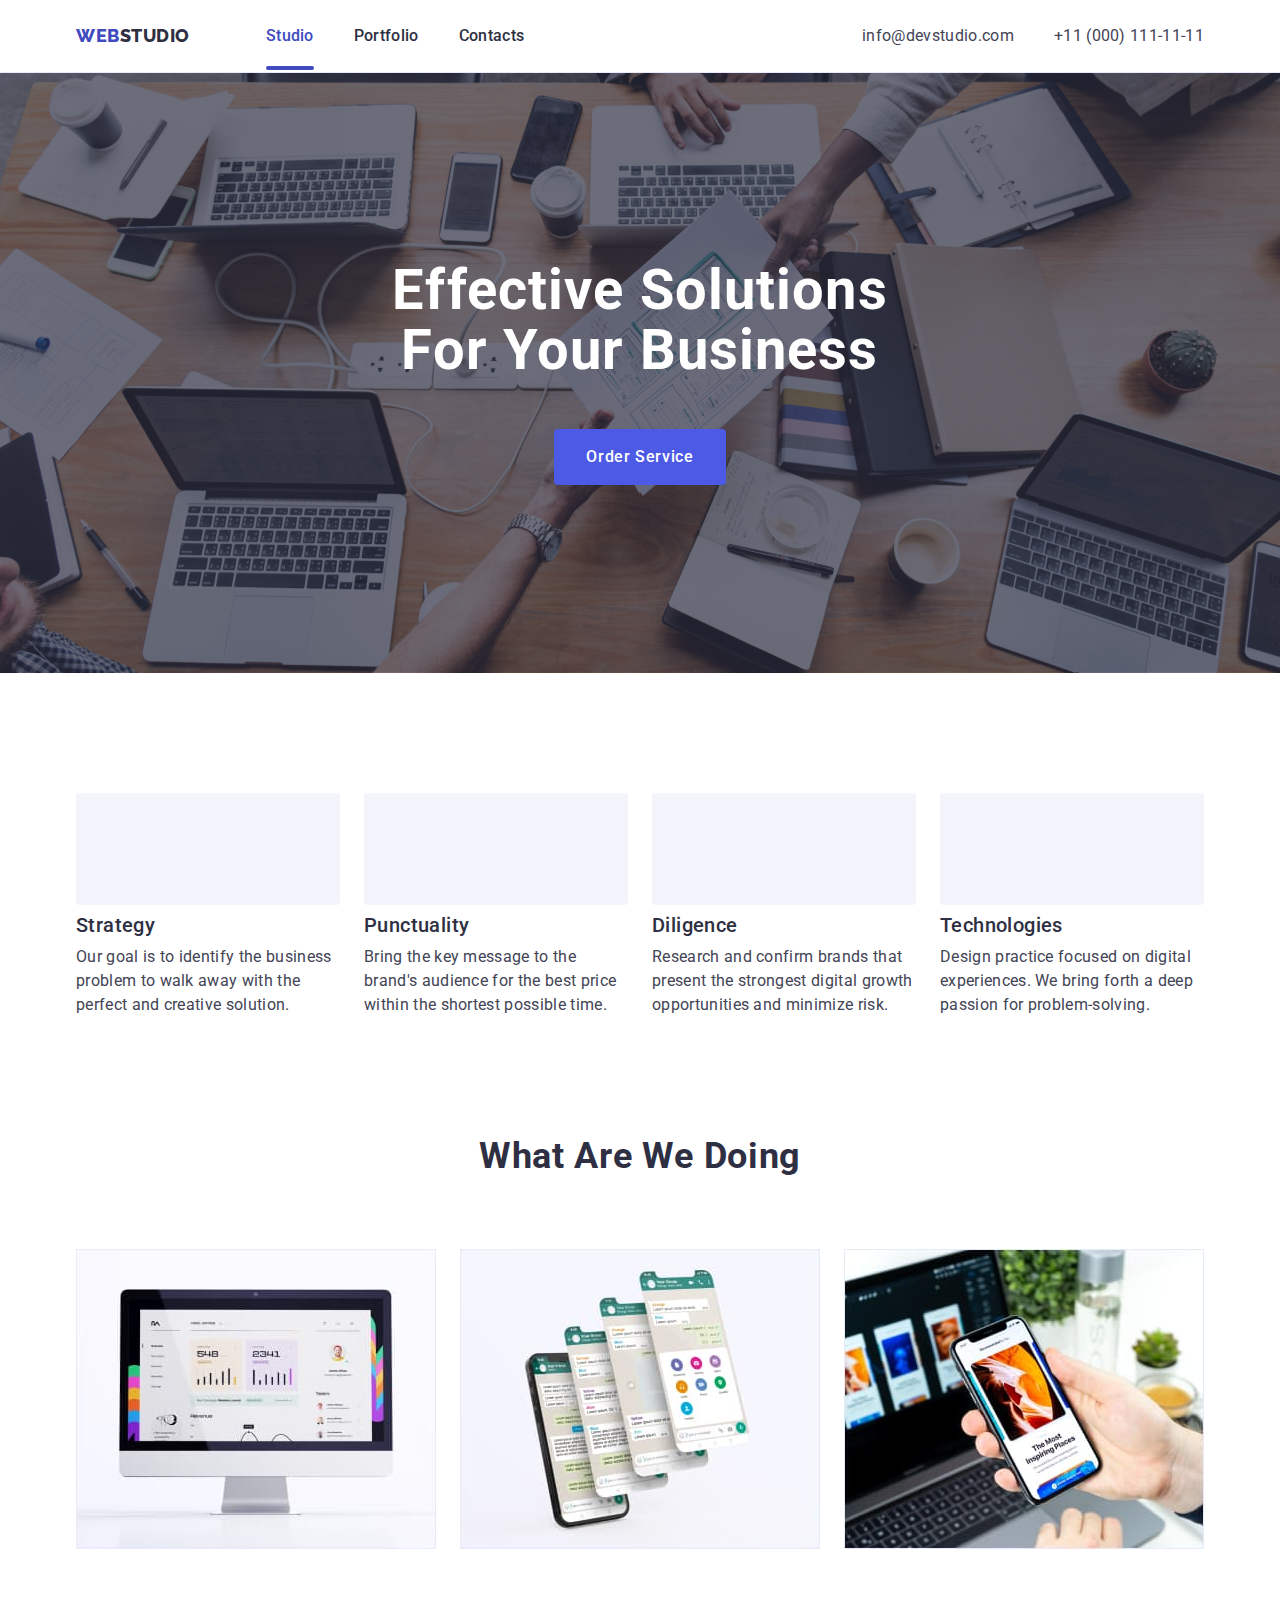
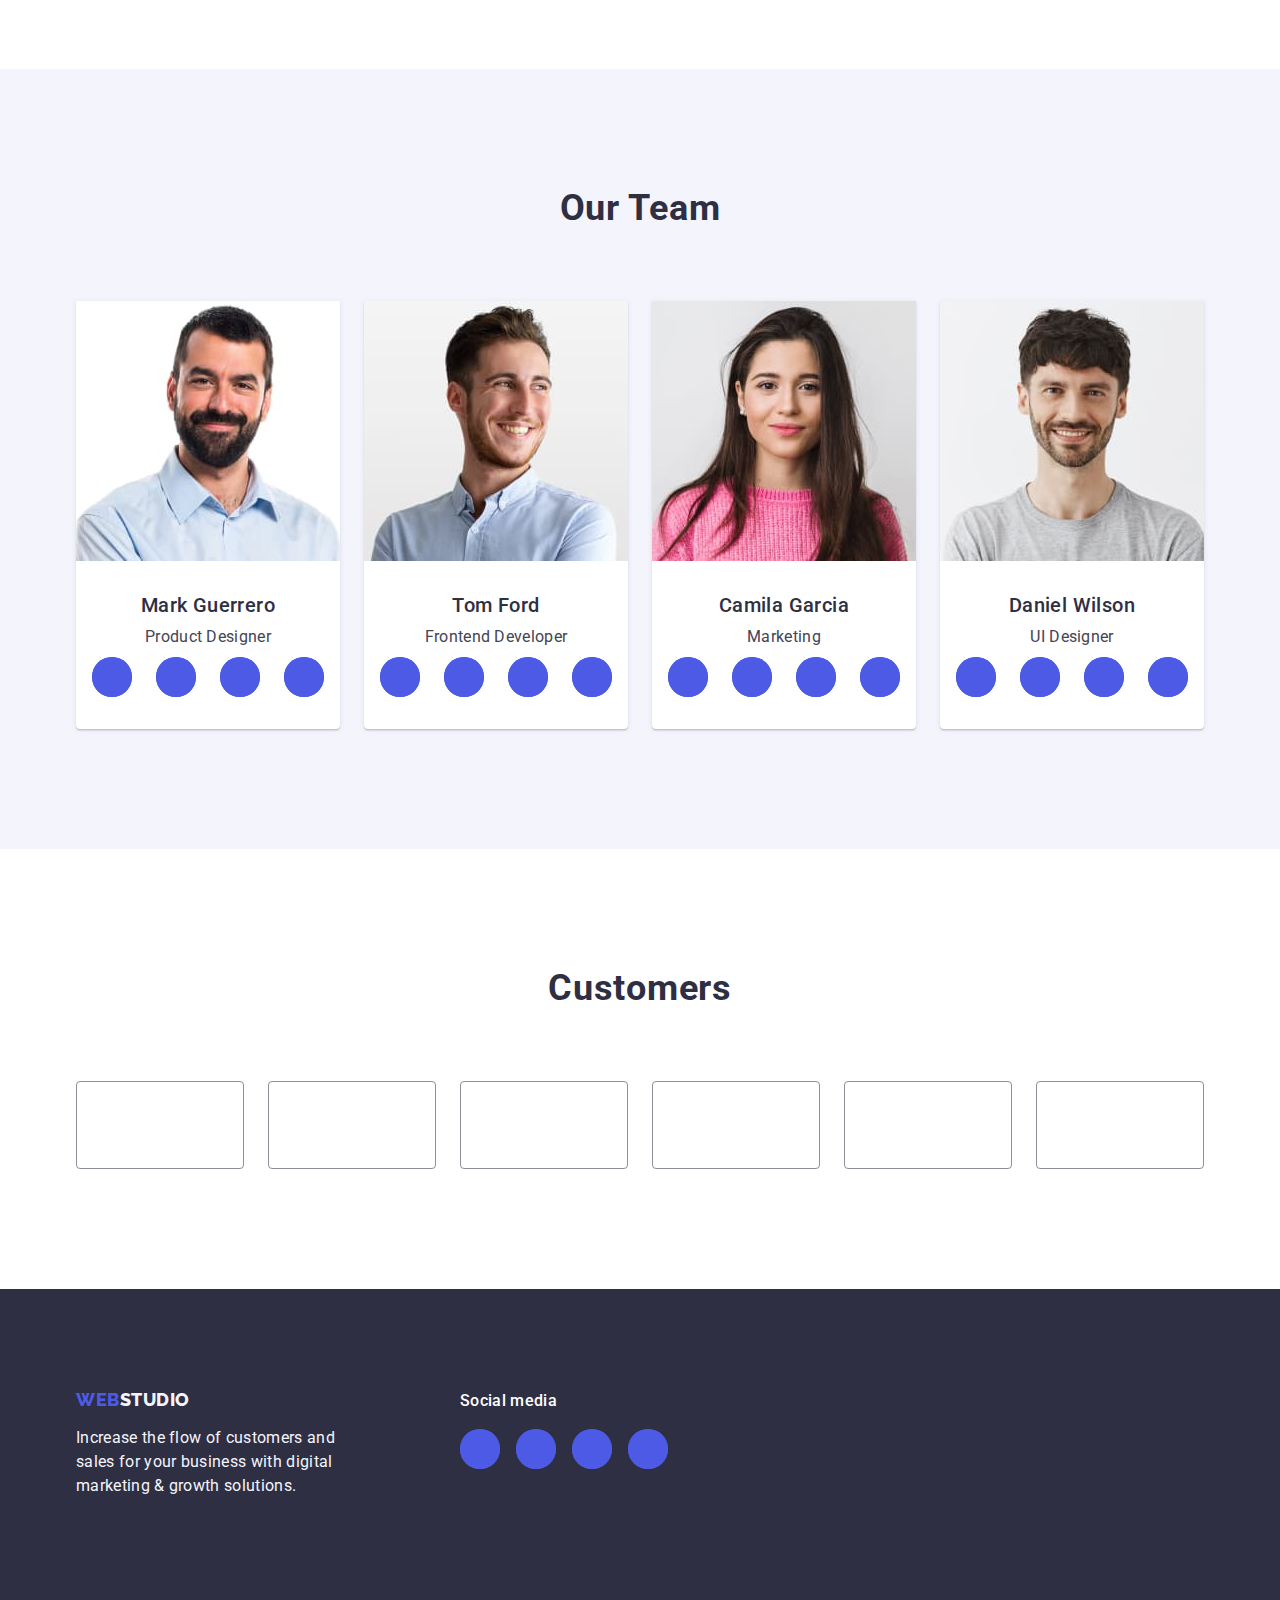
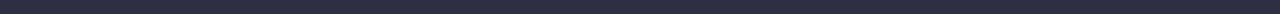
<file: index.html>
<!DOCTYPE html>
<html lang="en">
<head>
    <meta charset="UTF-8">
    <meta http-equiv="X-UA-Compatible" content="IE=edge">
    <meta name="viewport" content="width=device-width, initial-scale=1.0">
    <title>Document</title>
    <link rel="stylesheet"
      href="https://cdnjs.cloudflare.com/ajax/libs/modern-normalize/2.0.0/modern-normalize.min.css">
    <link rel="preconnect" href="https://fonts.googleapis.com" />
<link rel="preconnect" href="https://fonts.gstatic.com" crossorigin />
<link href="https://fonts.googleapis.com/css2?family=Raleway:wght@800&family=Roboto:wght@400;500;700;900&display=swap" rel="stylesheet"> 
<link rel="stylesheet" href="./css/styles.css"/>
</head>
<body>
    <header class="header">
        <div class="container">
        <nav class="nav">
            <a class="link-logo link" href="./index.html">Web<span class="accent">Studio</span></a>
            <ul class="list list-nav">
                <li><a class="list-nav-h link current" href="./index.html">Studio</a></li>
                <li><a class="list-nav-h link" href="./portfolio.html">Portfolio</a></li>
                <li><a class="list-nav-h link" href="">Contacts</a></li>
            </ul>
        </nav>
        <address class="navigation">
            <ul class="list list-navigation">
                <li><a class="list-mail-tel link" href="mailto:info@devstudio.com">info@devstudio.com</a></li>   
                <li><a class="list-mail-tel link" href="tel:+110001111111">+11 (000) 111-11-11</a></li>
            </ul>
        </address>
        </div>
    </header>
    <main class="main">
        <section class="hero-section">
         <div class="container hero-conteiner">
            <h1 class="hero-title">Effective Solutions for Your Business</h1>
            <button class="hero-button" type="button" data-modal-open>Order Service</button>
         </div>
        </section>
        <section class="advan-section">
         <div class="container container-advan">
            <h2 class="visually-hidden">Our advantages</h2>
            <ul class="list advan-list">
                <li class="advan-list__item">
                    <div class="icon-advan">
                        <svg class="icon" width="64" height="64">
                            <use href="./images/icons.svg#icon-antenna"></use>
                         </svg> 
                    </div>
                        <h3 class="advantages">Strategy</h3>
                        <p class="advantages-title">
                            Our goal is to identify the business problem to walk away with the perfect and creative solution. 
                        </p>
                </li>
                <li class="advan-list__item">
                    <div class="icon-advan">
                        <svg class="icon" width="64" height="64">
                          <use href="./images/icons.svg#icon-clock"></use>
                        </svg> 
                    </div>
                    <h3 class="advantages">Punctuality</h3>
                    <p class="advantages-title">
                        Bring the key message to the brand's audience for the best price within the shortest possible time.
                    </p>
                </li>
                <li class="advan-list__item">
                    <div class="icon-advan"> 
                       <svg class="icon" width="64" height="64">
                         <use href="./images/icons.svg#icon-diagram"></use>
                       </svg> 
                    </div>
                    <h3 class="advantages">Diligence</h3>
                        <p class="advantages-title">
                            Research and confirm brands that present the strongest digital growth opportunities and minimize risk.
                        </p>
                </li>
                <li class="advan-list__item">
                    <div class="icon-advan"> 
                       <svg class="icon" width="64" height="64">
                         <use href="./images/icons.svg#icon-astronaut"></use>
                       </svg> 
                    </div>
                    <h3 class="advantages">Technologies</h3>
                    <p class="advantages-title">
                        Design practice focused on digital experiences. We bring forth a deep passion for problem-solving.
                    </p>
                </li>
            </ul>
         </div>
        </section>
        <section class="doing-section">
         <div class="container ">
            <h2 class="doing">What are we doing</h2>
            <ul class="list list-doing">
                <li class="doing-foto">
                    <img src="./images/display.jpg" alt="Analytics" width="360" height="300" >
                </li>
                <li class="doing-foto">
                    <img src="./images/mobl.jpg" alt="Diligence" width="360" height="300" >
                </li>
                <li class="doing-foto">
                    <img src="./images/rectangle.jpg" alt="Дизайн" width="360" height="300" >
                </li>
            </ul>
         </div>
        </section>
        <section class="team-section">
         <div class="container container-team">
            <h2 class="team">Our Team</h2>
            <ul class="list team-list">
                <li class="team-foto">
                        <img src="./images/mark.jpg" alt="Mark Guerrero" width="264" height="260">
                    <div class="title-card">
                        <h3 class="team-name">Mark Guerrero</h3>
                        <p class="team-job">
                            Product Designer
                        </p>
                            <ul class="list soc-media-grup">
                                <li class="icons-soc-media">
                                    <a class="link link-team-soc" href="http://instagram.com/" 
                                    target="_blank" 
                                    rel="noopener noreferrer" 
                                    aria-label="instagram icon">
                                    <svg class="soc_media-icons" width="16" height="16"> 
                                      <use href="./images/icons.svg#icon-instagram"></use>
                                    </svg>
                                    </a>
                                </li>
                                <li class="icons-soc-media">
                                    <a class="link link-team-soc" href="http://twitter.com/" 
                                    target="_blank" 
                                    rel="noopener noreferrer" 
                                    aria-label="twitter icon">
                                     <svg class="soc_media-icons" width="16" height="16">
                                        <use href="./images/icons.svg#icon-twitter"></use>
                                     </svg>
                                    </a>
                                 </li>
                                 <li class="icons-soc-media">
                                    <a class="link link-team-soc" href="http://facebook.com/" 
                                    target="_blank" 
                                    rel="noopener noreferrer" 
                                    aria-label="facebook icon">
                                     <svg class="soc_media-icons" width="16" height="16">
                                        <use href="./images/icons.svg#icon-facebook"></use>
                                     </svg>
                                    </a>
                                 </li>
                                 <li class="icons-soc-media">
                                    <a class="link link-team-soc" href="http://linkedin.com/" 
                                    target="_blank" 
                                    rel="noopener noreferrer" 
                                    aria-label="linkedin icon">
                                     <svg class="soc_media-icons" width="16" height="16">
                                        <use href="./images/icons.svg#icon-linkd"></use>
                                     </svg>
                                    </a>
                                 </li>
                            </ul>
                    </div>
                </li>
                <li class="team-foto">
                        <img src="./images/tom.jpg" alt="Tom Ford" width="264" height="260">
                    <div class="title-card">
                        <h3 class="team-name">Tom Ford</h3>
                        <p class="team-job">
                            Frontend Developer
                        </p>
                            <ul class="list soc-media-grup">
                                <li class="icons-soc-media">
                                    <a class="link link-team-soc" href="http://instagram.com/" 
                                    target="_blank" 
                                    rel="noopener noreferrer" 
                                    aria-label="instagram icon">
                                    <svg class="soc_media-icons" width="16" height="16"> 
                                      <use href="./images/icons.svg#icon-instagram"></use>
                                    </svg>
                                    </a>
                                </li>
                                <li class="icons-soc-media">
                                    <a class="link link-team-soc" href="http://twitter.com/" 
                                    target="_blank" 
                                    rel="noopener noreferrer" 
                                    aria-label="twitter icon">
                                     <svg class="soc_media-icons" width="16" height="16">
                                        <use href="./images/icons.svg#icon-twitter"></use>
                                     </svg>
                                    </a>
                                 </li>
                                 <li class="icons-soc-media">
                                    <a class="link link-team-soc" href="http://facebook.com/" 
                                    target="_blank" 
                                    rel="noopener noreferrer" 
                                    aria-label="facebook icon">
                                     <svg class="soc_media-icons" width="16" height="16">
                                        <use href="./images/icons.svg#icon-facebook"></use>
                                     </svg>
                                    </a>
                                 </li>
                                 <li class="icons-soc-media">
                                    <a class="link link-team-soc" href="http://linkedin.com/" 
                                    target="_blank" 
                                    rel="noopener noreferrer" 
                                    aria-label="linkedin icon">
                                     <svg class="soc_media-icons" width="16" height="16">
                                        <use href="./images/icons.svg#icon-linkd"></use>
                                     </svg>
                                    </a>
                                 </li>
                            </ul>
                    </div>
                </li>
                <li class="team-foto">
                        <img src="./images/camila.jpg" alt="Camila Garcia" width="264" height="260">
                   <div class="title-card">
                        <h3 class="team-name">Camila Garcia</h3>
                        <p class="team-job">
                            Marketing
                        </p>
                            <ul class="list soc-media-grup">
                                <li class="icons-soc-media">
                                    <a class="link link-team-soc" href="http://instagram.com/" 
                                    target="_blank" 
                                    rel="noopener noreferrer" 
                                    aria-label="instagram icon">
                                    <svg class="soc_media-icons" width="16" height="16"> 
                                      <use href="./images/icons.svg#icon-instagram"></use>
                                    </svg>
                                    </a>
                                </li>
                                <li class="icons-soc-media">
                                    <a class="link link-team-soc" href="http://twitter.com/" 
                                    target="_blank" 
                                    rel="noopener noreferrer" 
                                    aria-label="twitter icon">
                                     <svg class="soc_media-icons" width="16" height="16">
                                        <use href="./images/icons.svg#icon-twitter"></use>
                                     </svg>
                                    </a>
                                 </li>
                                 <li class="icons-soc-media">
                                    <a class="link link-team-soc" href="http://facebook.com/" 
                                    target="_blank" 
                                    rel="noopener noreferrer" 
                                    aria-label="facebook icon">
                                     <svg class="soc_media-icons" width="16" height="16">
                                        <use href="./images/icons.svg#icon-facebook"></use>
                                     </svg>
                                    </a>
                                 </li>
                                 <li class="icons-soc-media">
                                    <a class="link link-team-soc" href="http://linkedin.com/" 
                                    target="_blank" 
                                    rel="noopener noreferrer" 
                                    aria-label="linkedin icon">
                                     <svg class="soc_media-icons" width="16" height="16">
                                        <use href="./images/icons.svg#icon-linkd"></use>
                                     </svg>
                                    </a>
                                 </li>
                            </ul>
                    </div>
                </li>
                <li class="team-foto">
                            <img src="./images/daniel.jpg" alt="Daniel Wilson" width="264" height="260">
                     <div class="title-card">
                         <h3 class="team-name">Daniel Wilson</h3>
                         <p class="team-job">
                            UI Designer
                         </p>
                            <ul class="list soc-media-grup">
                                <li class="icons-soc-media">
                                    <a class="link link-team-soc" href="http://instagram.com/" 
                                    target="_blank" 
                                    rel="noopener noreferrer" 
                                    aria-label="instagram icon">
                                    <svg class="soc_media-icons" width="16" height="16"> 
                                      <use href="./images/icons.svg#icon-instagram"></use>
                                    </svg>
                                    </a>
                                </li>
                                <li class="icons-soc-media">
                                    <a class="link link-team-soc" href="http://twitter.com/" 
                                    target="_blank" 
                                    rel="noopener noreferrer" 
                                    aria-label="twitter icon">
                                     <svg class="soc_media-icons" width="16" height="16">
                                        <use href="./images/icons.svg#icon-twitter"></use>
                                     </svg>
                                    </a>
                                 </li>
                                 <li class="icons-soc-media">
                                    <a class="link link-team-soc" href="http://facebook.com/" 
                                    target="_blank" 
                                    rel="noopener noreferrer" 
                                    aria-label="facebook icon">
                                     <svg class="soc_media-icons" width="16" height="16">
                                        <use href="./images/icons.svg#icon-facebook"></use>
                                     </svg>
                                    </a>
                                 </li>
                                 <li class="icons-soc-media">
                                    <a class="link link-team-soc" href="http://linkedin.com/" 
                                    target="_blank" 
                                    rel="noopener noreferrer" 
                                    aria-label="linkedin icon">
                                     <svg class="soc_media-icons" width="16" height="16">
                                        <use href="./images/icons.svg#icon-linkd"></use>
                                     </svg>
                                    </a>
                                 </li>
                            </ul>
                    </div>
                </li>
            </ul>
         </div>
        </section>
        <section class="customers-section">
            <div class="container">
               <h2 class="customers">Customers</h2>
               <ul class="list customers-list">
                   <li class="customers-list-client">
                        <a class="link link-client" href="#" 
                                    target="_blank" 
                                    rel="noopener noreferrer" 
                                    aria-label="icon-client">
                        <svg class="icon-client" width="104" height="56">
                            <use href="./images/icons.svg#icon-Logo1"></use>
                        </svg>
                        </a>
                   </li>
                   <li class="customers-list-client">
                        <a class="link link-client" href="#" 
                                    target="_blank" 
                                    rel="noopener noreferrer" 
                                    aria-label="icon-client">
                        <svg class="icon-client" width="104" height="56">
                            <use href="./images/icons.svg#icon-Logo2"></use>
                        </svg>
                        </a>
                   </li>
                   <li class="customers-list-client">
                        <a class="link link-client" href="#" 
                                    target="_blank" 
                                    rel="noopener noreferrer" 
                                    aria-label="icon-client">
                        <svg class="icon-client" width="104" height="56">
                            <use href="./images/icons.svg#icon-Logo3"></use>
                        </svg>
                        </a>
                   </li>
                   <li class="customers-list-client">
                    <a class="link link-client" href="#" 
                                    target="_blank" 
                                    rel="noopener noreferrer" 
                                    aria-label="icon-client">
                        <svg class="icon-client" width="104" height="56">
                            <use href="./images/icons.svg#icon-Logo4"></use>
                        </svg>
                    </a>
                   </li>
                   <li class="customers-list-client">
                        <a class="link link-client" href="#" 
                                    target="_blank" 
                                    rel="noopener noreferrer" 
                                    aria-label="icon-client">
                        <svg class="icon-client" width="104" height="56">
                            <use href="./images/icons.svg#icon-Logo5"></use>
                        </svg>
                        </a>
                   </li>
                   <li class="customers-list-client">
                        <a class="link link-client" href="#" 
                                    target="_blank" 
                                    rel="noopener noreferrer" 
                                    aria-label="icon-client">
                        <svg class="icon-client" width="104" height="56">
                            <use href="./images/icons.svg#icon-Logo6"></use>
                        </svg>
                        </a>
                   </li>
               </ul>
            </div>
        </section>
    </main>
    <footer class="footer">
        <div class="container footer-cont">
            <div class="footer-cont-logo">
                <a class="link-logo-f link" href="./index.html">Web<span class="accent-footer">Studio</span></a>        
                <p class="footer-p"> Increase the flow of customers and sales for your business with digital marketing & growth solutions.</p>
            </div>
              <div class="footer-cont-social_media">
                  <p class="footer-title">Social media</p>
                   <ul class="list soc-media-footer">
                     <li class="icons-soc-media">
                        <a class="link link-footer-soc" href="http://instagram.com/" 
                        target="_blank" 
                        rel="noopener noreferrer" 
                        aria-label="instagram icon">
                        <svg class="soc_media-icons" width="24" height="24"> 
                          <use href="./images/icons.svg#icon-instagram"></use>
                        </svg>
                        </a>
                     </li>
                     <li class="icons-soc-media">
                        <a class="link link-footer-soc" href="http://twitter.com/" 
                        target="_blank" 
                        rel="noopener noreferrer" 
                        aria-label="twitter icon">
                         <svg class="soc_media-icons" width="24" height="24">
                            <use href="./images/icons.svg#icon-twitter"></use>
                         </svg>
                        </a>
                     </li>
                     <li class="icons-soc-media">
                        <a class="link link-footer-soc" href="http://facebook.com/" 
                        target="_blank" 
                        rel="noopener noreferrer" 
                        aria-label="facebook icon">
                         <svg class="soc_media-icons" width="24" height="24">
                            <use href="./images/icons.svg#icon-facebook"></use>
                         </svg>
                        </a>
                     </li>
                     <li class="icons-soc-media">
                        <a class="link link-footer-soc" href="http://linkedin.com/" 
                        target="_blank" 
                        rel="noopener noreferrer" 
                        aria-label="linkedin icon">
                         <svg class="soc_media-icons" width="24" height="24">
                            <use href="./images/icons.svg#icon-linkd"></use>
                         </svg>
                        </a>
                     </li>
                  </ul>
              </div>
        </div>
    </footer>
    <div class="backdrop is-hidden" data-modal>
        <div class="modal">
            <button class="modal-btn" type="button" data-modal-close>
                <svg class="modal-btn-icon" width="8" height="8">
                    <use href="./images/icons.svg#icon-close"></use>
                  </svg> 
            </button>
        </div>
    </div>
    <script src="./js/modal.js"></script>
</body>
</html>
</file>
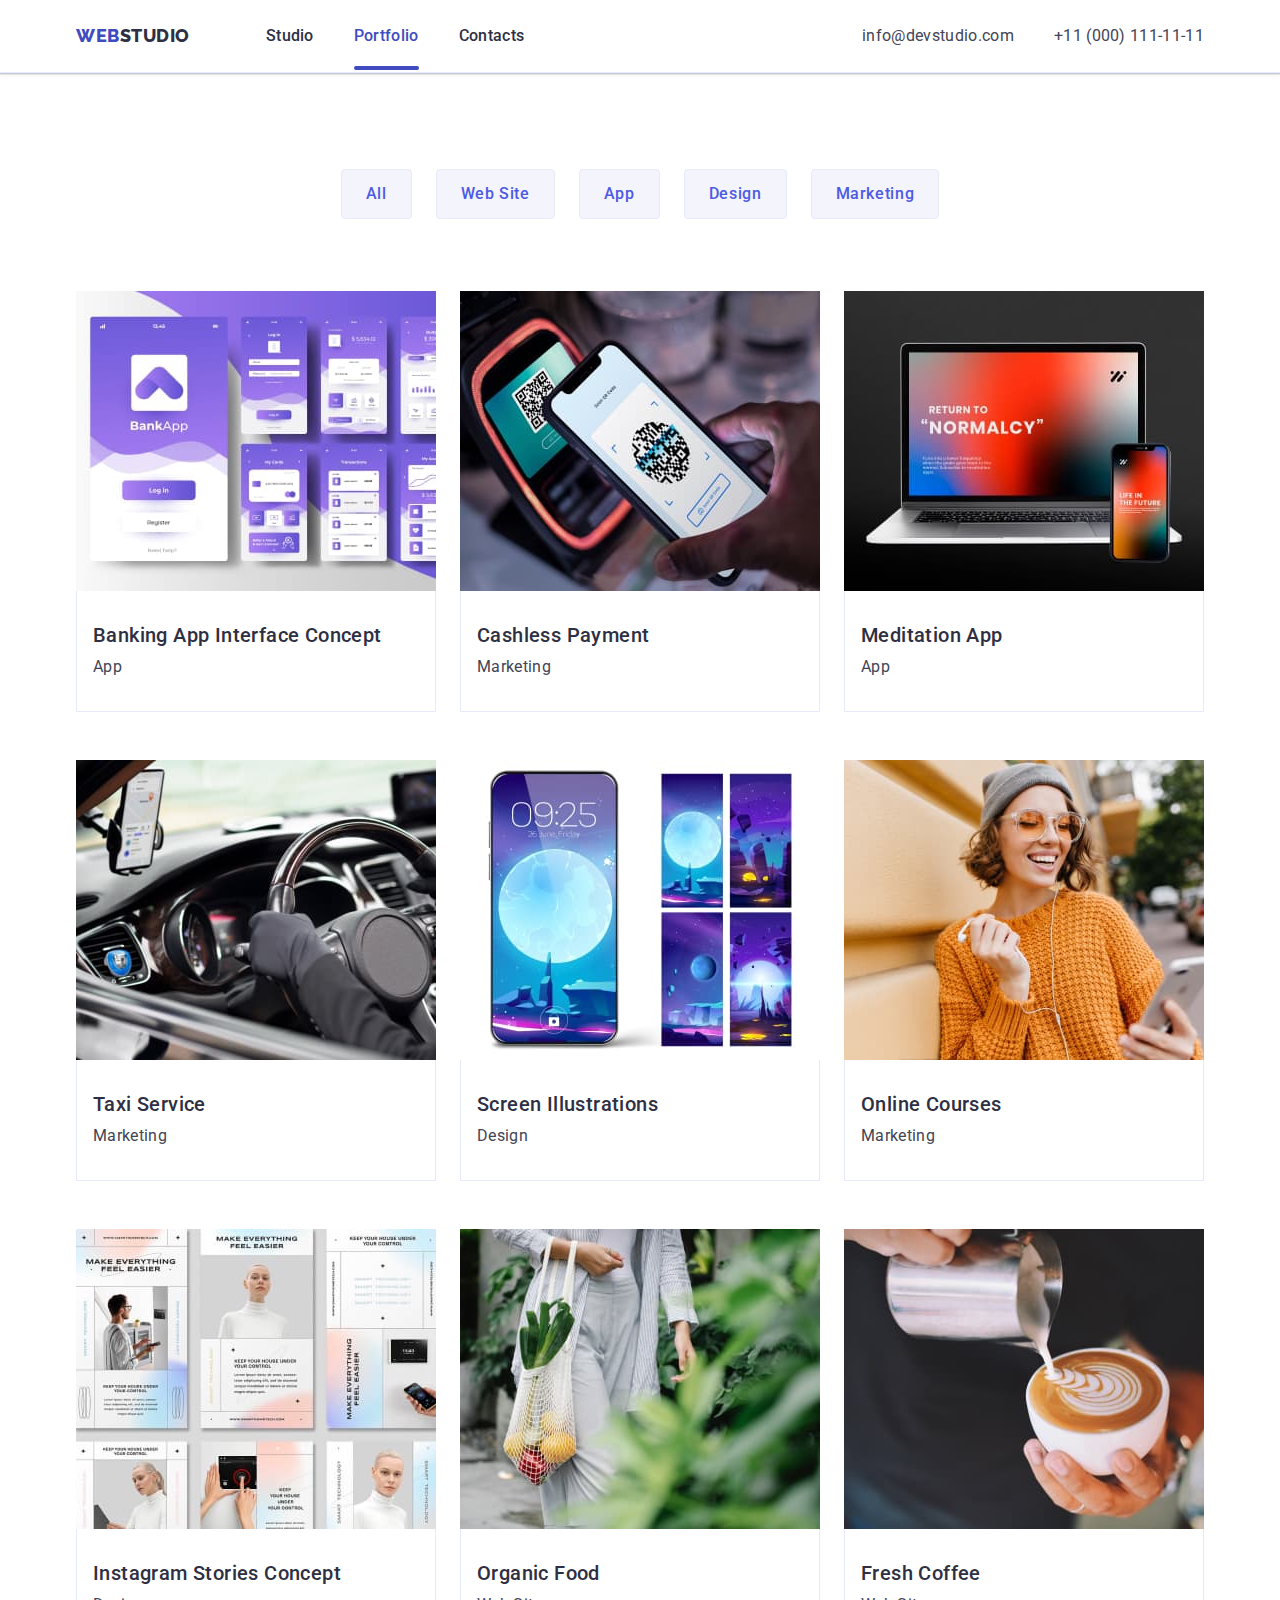
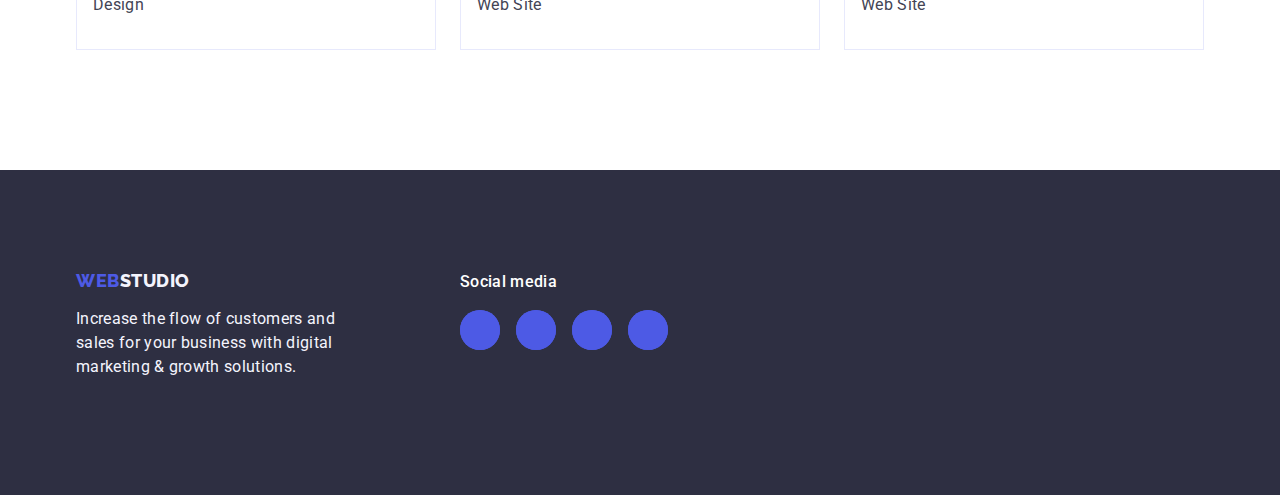
<file: portfolio.html>
<!DOCTYPE html>
<html lang="en">
    <head>
        <meta charset="UTF-8">
        <meta http-equiv="X-UA-Compatible" content="IE=edge">
        <meta name="viewport" content="width=device-width, initial-scale=1.0">
        <title>Document</title>
        <link rel="stylesheet"
          href="https://cdnjs.cloudflare.com/ajax/libs/modern-normalize/2.0.0/modern-normalize.min.css">
        <link rel="preconnect" href="https://fonts.googleapis.com" />
    <link rel="preconnect" href="https://fonts.gstatic.com" crossorigin />
    <link href="https://fonts.googleapis.com/css2?family=Raleway:wght@800&family=Roboto:wght@400;500;700;900&display=swap" rel="stylesheet"> 
    <link rel="stylesheet" href="./css/styles.css"/>
    </head>
<body>
    <header class="header">
        <div class="container">
        <nav class="nav">
            <a class="link-logo link" href="./index.html">Web<span class="accent">Studio</span></a>
            <ul class="list list-nav">
                <li><a class="list-nav-h link" href="./index.html">Studio</a></li>
                <li><a class="list-nav-h link current" href="./portfolio.html">Portfolio</a></li>
                <li><a class="list-nav-h link" href="">Contacts</a></li>
            </ul>
        </nav>
        <address class="navigation">
            <ul class="list list-navigation">
                <li><a class="list-mail-tel link" href="mailto:info@devstudio.com">info@devstudio.com</a></li>   
                <li><a class="list-mail-tel link" href="tel:+110001111111">+11 (000) 111-11-11</a></li>
            </ul>
        </address>
        </div>
    </header>
    <main class="main">
        <section class="butt-section">
            <div class="container">
        <h1 class="visually-hidden">biblioteka</h1>
        <ul class="list list-button">
            <li>
                <button type="button" class="all">All</button> 
            </li>
            <li>
                <button type="button" class="all">Web Site</button> 
            </li>
            <li>
                <button type="button" class="all">App</button> 
            </li>
            <li>
                <button type="button" class="all">Design</button> 
            </li>
            <li>
                <button type="button" class="all">Marketing</button> 
            </li>
        </ul>
        <ul class="list card-set">
            <li class="card-set-item">
                <a href="" class="link link-cart-set">
                    <div class="bestselers-box">
                        <img src="./images/app.jpg" alt="Banking App Interface Concept" width="360" height="300">
                        <p class="overlay">
                            14 Stylish and User-Friendly App Design Concepts · Task Manager App · Calorie Tracker App · Exotic Fruit Ecommerce App · Cloud Storage App
                        </p>
                    </div>
                    <div class="card-set-title">
                        <h2 class="card-name">Banking App Interface Concept</h2>
                        <p class="post">App</p>
                    </div>
                </a>
            </li>
            <li class="card-set-item">
                <a href="" class="link link-cart-set">
                    <div class="bestselers-box">
                        <img src="./images/payment.jpg" alt="Cashless Payment" width="360" height="300">
                         <p class="overlay">
                        14 Stylish and User-Friendly App Design Concepts · Task Manager App · Calorie Tracker App · Exotic Fruit Ecommerce App · Cloud Storage App
                         </p>
                    </div>
                    <div class="card-set-title">
                        <h2 class="card-name">Cashless Payment</h2>
                        <p class="post">Marketing</p>
                    </div>
                </a>
            </li>
            <li class="card-set-item">
                <a href="" class="link link-cart-set">
                    <div class="bestselers-box">
                       <img src="./images/mediatori.jpg" alt="Meditation App" width="360" height="300">
                         <p class="overlay">
                        14 Stylish and User-Friendly App Design Concepts · Task Manager App · Calorie Tracker App · Exotic Fruit Ecommerce App · Cloud Storage App
                         </p>
                    </div>
                    <div class="card-set-title">
                        <h2 class="card-name">Meditation App</h2>
                        <p class="post">App</p>
                    </div>
                </a>
            </li>
            <li class="card-set-item">               
                <a href="" class="link link-cart-set">
                    <div class="bestselers-box">
                        <img src="./images/taxi.jpg" alt="Taxi Service" width="360" height="300">
                        <p class="overlay">
                            14 Stylish and User-Friendly App Design Concepts · Task Manager App · Calorie Tracker App · Exotic Fruit Ecommerce App · Cloud Storage App
                        </p>
                    </div>
                    <div class="card-set-title">
                        <h2 class="card-name">Taxi Service</h2>
                        <p class="post">Marketing</p>
                    </div>
                </a>
            </li>
            <li class="card-set-item">
                <a href="" class="link link-cart-set">
                    <div class="bestselers-box">
                         <img src="./images/screen.jpg" alt="Screen Illustrations" width="360" height="300">
                         <p class="overlay">
                            14 Stylish and User-Friendly App Design Concepts · Task Manager App · Calorie Tracker App · Exotic Fruit Ecommerce App · Cloud Storage App
                         </p>
                    </div>
                    <div class="card-set-title">
                        <h2 class="card-name">Screen Illustrations</h2>
                        <p class="post">Design</p>
                    </div>
                </a>
            </li>
            <li class="card-set-item">
                <a href="" class="link link-cart-set">
                    <div class="bestselers-box">
                        <img src="./images/online.jpg" alt="Online Courses" width="360" height="300">
                        <p class="overlay">
                            14 Stylish and User-Friendly App Design Concepts · Task Manager App · Calorie Tracker App · Exotic Fruit Ecommerce App · Cloud Storage App
                        </p>
                    </div>
                    <div class="card-set-title">
                        <h2 class="card-name">Online Courses</h2>
                        <p class="post">Marketing</p>
                    </div>
                </a>
            </li>
            <li class="card-set-item">
                <a href="" class="link link-cart-set">
                    <div class="bestselers-box">
                        <img src="./images/stories.jpg" alt="Instagram Stories Concept" width="360" height="300">
                        <p class="overlay">
                            14 Stylish and User-Friendly App Design Concepts · Task Manager App · Calorie Tracker App · Exotic Fruit Ecommerce App · Cloud Storage App
                        </p>
                    </div>
                    <div class="card-set-title">
                        <h2 class="card-name">Instagram Stories Concept</h2>
                        <p class="post">Design</p>
                    </div>
                </a>
            </li>
            <li class="card-set-item">
                <a href="" class="link link-cart-set">
                    <div class="bestselers-box">
                        <img src="./images/organik.jpg" alt="Organic Food" width="360" height="300">
                        <p class="overlay">
                            14 Stylish and User-Friendly App Design Concepts · Task Manager App · Calorie Tracker App · Exotic Fruit Ecommerce App · Cloud Storage App
                        </p>
                    </div>
                    <div class="card-set-title">
                        <h2 class="card-name">Organic Food</h2>
                        <p class="post">Web Site</p>
                    </div>
                </a>
            </li>
            <li class="card-set-item">
                <a href="" class="link link-cart-set">
                    <div class="bestselers-box">
                        <img src="./images/fresh.jpg" alt="Fresh Coffee" width="360" height="300">
                        <p class="overlay">
                            14 Stylish and User-Friendly App Design Concepts · Task Manager App · Calorie Tracker App · Exotic Fruit Ecommerce App · Cloud Storage App
                        </p>
                    </div>
                    <div class="card-set-title">
                        <h2 class="card-name">Fresh Coffee</h2>
                        <p class="post">Web Site</p>
                    </div>
                </a>
            </li>
        </ul>
        </div>
        </section>
    </main>
    <footer class="footer">
        <div class="container footer-cont">
            <div class="footer-cont-logo">
                <a class="link-logo-f link" href="./index.html">Web<span class="accent-footer">Studio</span></a>        
                <p class="footer-p"> Increase the flow of customers and sales for your business with digital marketing & growth solutions.</p>
            </div>
              <div class="footer-cont-social_media">
                  <p class="footer-title">Social media</p>
                   <ul class="list soc-media-footer">
                     <li class="icons-soc-media">
                        <a class="link link-footer-soc" href="http://instagram.com/" 
                        target="_blank" 
                        rel="noopener noreferrer" 
                        aria-label="instagram icon">
                        <svg class="soc_media-icons" width="24" height="24"> 
                          <use href="./images/icons.svg#icon-instagram"></use>
                        </svg>
                        </a>
                     </li>
                     <li class="icons-soc-media">
                        <a class="link link-footer-soc" href="http://twitter.com/" 
                        target="_blank" 
                        rel="noopener noreferrer" 
                        aria-label="twitter icon">
                         <svg class="soc_media-icons" width="24" height="24">
                            <use href="./images/icons.svg#icon-twitter"></use>
                         </svg>
                        </a>
                     </li>
                     <li class="icons-soc-media">
                        <a class="link link-footer-soc" href="http://facebook.com/" 
                        target="_blank" 
                        rel="noopener noreferrer" 
                        aria-label="facebook icon">
                         <svg class="soc_media-icons" width="24" height="24">
                            <use href="./images/icons.svg#icon-facebook"></use>
                         </svg>
                        </a>
                     </li>
                     <li class="icons-soc-media">
                        <a class="link link-footer-soc" href="http://linkedin.com/" 
                        target="_blank" 
                        rel="noopener noreferrer" 
                        aria-label="linkedin icon">
                         <svg class="soc_media-icons" width="24" height="24">
                            <use href="./images/icons.svg#icon-linkd"></use>
                         </svg>
                        </a>
                     </li>
                  </ul>
              </div>
        </div>
    </footer>
    <script src="./js/modal.js"></script>
</body>
</html>
</file>
<file: css/styles.css>
:root {
    --primary-dark: #4D5AE5;
    --pressed-state: #404BBF;
    --dark: #2E2F42;
    --success: #31D0AA;
    --text: #434455;
    --subtle-text: #8E8F99;
    --accent: #E7E9FC;
    --light: #F4F4FD ;
    --modal-overlay: #2E2F42;
    --hero-background: #2E2F42;
    --white-background: #FFFFFF;
    --modal-background: #FCFCFC;
 }
 
 body {
     color: var(--text);
     background-color: var(--white-background);
     font-family: 'Roboto', sans-serif;
     font-style: normal;
 }

img {
    display: block; 
    max-width: 100%;
    height: auto;
}

h1,
h2,
h3,
h4,
h5,
h6,
p,
ul,
ol {
  margin: 0;
} 
 
 .list {
   list-style-type: none; 
   padding-left: 0; 
 }
 .link {
   list-style: none;  
   text-decoration: none;
 }
 

 /*  header*/

 /* lodo */
 
.link-logo {
    color: var(--pressed-state);
    font-family: 'Raleway', sans-serif;
    font-size: 18px;
    font-weight: 800;
    line-height: 1.17;
    letter-spacing: 0.54px;
    text-transform: uppercase;
    display: flex;
    margin-right: 76px;
    flex-shrink: 0;
    align-items: center;
}

.accent {
    color: var(--dark);
}
.container { 
    max-width: 1158px;
    margin: 0 auto;
    padding: 0 15px;
}


header .container {
    display: flex;
    justify-content: space-between;
    height: 72px;
}
.header {
    border-bottom: 1px solid var(--accent);
    box-shadow: 0px 2px 1px rgba(46, 47, 66, 0.08), 0px 1px 1px rgba(46, 47, 66, 0.16), 0px 1px 6px rgba(46, 47, 66, 0.08); 
}

.nav {
   display: flex;
   align-items: center;
   position: relative; 
}
.list-mail-tel {
    padding: 24px 0;
    gap: 40px;
    color: var(--dark);
    font-size: 16px;
    font-style: normal;
    font-weight: 500;
    line-height: 1.5;
    letter-spacing: 0.32px;
    list-style: none;
    text-decoration: none;
    transition: color 250ms cubic-bezier(0.4, 0, 0.2, 1);

}
.list-nav-h {
   padding: 24px 0;
   gap: 40px;
   color: var(--dark);
   font-size: 16px;
   font-style: normal;
   font-weight: 500;
   line-height: 1.5;
   letter-spacing: 0.32px;
   list-style: none;
   text-decoration: none;
   transition: color 250ms cubic-bezier(0.4, 0, 0.2, 1);

}

 
.list-nav-h:hover {
    color: var(--pressed-state);
}

.list-nav-h:focus {
    color: var(--pressed-state);
} 

.current {
    position: relative;
    color: var(--pressed-state);
}
 
.current::after {
    content: ""; 
    width: 100%;
    position: absolute; 
    left: 0;
    bottom: -1px;
    height: 4px;
    background-color: var(--pressed-state);
    border-radius: 2px; 
    color: var(--pressed-state);
}
.list-nav {
    display: flex;
    gap: 40px;
    justify-content: center;
    
}
.list-navigation {
    display: flex;
    gap: 40px;
}
 
.list-mail-tel:hover {
    color: var(--pressed-state);
}

.list-mail-tel:focus {
    color: var(--pressed-state);
}
 
.list-mail-tel {
    color: var(--text);
    font-size: 16px;
    font-style: normal;
    font-weight: 400;
    line-height: 1.5;
    letter-spacing: 0.32px;
    font-style: normal;
    text-decoration: none;
    font-family: 'Roboto', sans-serif;
    transition: color 250ms cubic-bezier(0.4, 0, 0.2, 1);
}
 
.navigation {    
 font-style: normal;
 color: var(--text);
 display: flex;
 align-items: center;
}
 
 /* hero section */
 
 .hero-section {
    display: flex;
    max-width: 1440px;
    background-color: var(--hero-background);
    background-image: linear-gradient(rgba(46, 47, 66, 0.7), rgba(46, 47, 66, 0.7)), url(../images/hero-bg.jpg);
    background-repeat: no-repeat;
    background-position: center;
    background-size: cover;
    text-align: center;
    padding: 188px 0;
    margin: 0 auto;
}
 
 .hero-title {
     color: var(--white-background);
     font-size: 56px; 
     font-weight: 700;
     line-height: 1.07;
     letter-spacing: 1.12px;
     text-align: center;
     text-transform: capitalize;
     max-width: 496px;
     margin-bottom: 48px;
 }
 .hero-button {
     color: var(--white-background);
     background-color: var(--primary-dark);
     font-family: 'Roboto', sans-serif;
     font-size: 16px;
     letter-spacing: 0.04em;
     border-radius: 4px;
     border: none;
     font-weight: 500;
     line-height: 1.5;
     text-align: center;
     text-transform: capitalize;
     cursor: pointer;
     font-family: inherit;
     padding: 16px 32px;
     display: block;
     margin: 0 auto;
     cursor: pointer;
     min-width: 169px;
     height: 56px;
     transition: background-color 250ms cubic-bezier(0.4, 0, 0.2, 1);
 }

 .hero-button:hover {
    background-color: var(--pressed-state);

}
.hero-button:focus {
    background-color: var(--pressed-state);

}

 /*---modal windovs---*/

 .backdrop.is-hidden {
     visibility: hidden;
     opacity: 0;
     pointer-events: none;
     
 }
 .backdrop.is-hidden .modal {
    transform: translateX(-50%) translateY(70%);
    opacity: 0;
  }

.backdrop {
   position: fixed; 
   top: 0;
   left: 0;
   width: 100%;
   height: 100%;
   transition: opacity 250ms cubic-bezier(0.4, 0, 0.2, 1), visibility 250ms cubic-bezier(0.4, 0, 0.2, 1);
   background-color: rgba(46, 47, 66, 0.4);
}

.modal {
    width: 408px;
    min-height: 584px;
    border-radius: 4px;
    box-shadow: 0px 2px 1px 0px rgba(0, 0, 0, 0.2),
    0px 1px 3px 0px rgba(0, 0, 0, 0.12), 0px 1px 1px 0px rgba(0, 0, 0, 0.14);
    position: absolute;
    top: 50%;
    left: 50%;
    transform: translate(-50%, -50%) scale(1);    background: var(--modal-background);
    transition: transform 250ms cubic-bezier(0.4, 0, 0.2, 1);
}
.modal-btn {
    display: flex;
    width: 24px;
    height: 24px; 
    border-radius: 50%; 
    background-color: var(--accent);
    cursor: pointer;
    padding: 0; 
    transition: background-color 250ms cubic-bezier(0.4, 0, 0.2, 1), border 250ms cubic-bezier(0.4, 0, 0.2, 1);
    align-items: center;
    justify-content: center;
    position: absolute;
    top: 24px;
    right: 24px;
    border: 1px solid rgba(0, 0, 0, 0.1);


}
.modal-btn:hover, .modal-btn:focus {
    background-color: var(--pressed-state);
    border: none;
}
.modal-btn-icon {
    transition: fill 250ms cubic-bezier(0.4, 0, 0.2, 1);
}
.modal-btn:hover .modal-btn-icon,
.modal-btn:focus .modal-btn-icon {
  fill: var(--white-background);
}

 /*advan-section*/

.advan-section {
    display: flex;
    padding: 120px 0;
}

.advan-list, .team-list, .customers-list {
    display: flex;
    flex-wrap: wrap;
    gap: 24px;
    
}

.advan-list__item {
   flex: 1 1 calc((100% - 3 * 24px) / 4);
   min-width: 200px;
   align-items: center;
}
 
.advantages {
    color: var(--dark);
    font-size: 20px;
    font-weight: 500;
    line-height: 1.2; 
    letter-spacing: 0.4px;
    margin-bottom: 8px; 
}
 
.advantages-title {
    color: var(--text);
    font-size: 16px;
    font-weight: 400;
    line-height: 1.5;
    letter-spacing: 0.32px;
}
.icon-advan {
    display: flex;
    align-items: center; 
    justify-content: center; 
    height: 112px;
    border-radius: 4px;
    background-color: var(--light);
    margin-bottom: 8px;
}

/* ------doing section------*/
 
.doing-section {
    padding-bottom: 120px;
}
.doing {
   color: var(--dark);
   font-size: 36px;
   font-weight: 700;
   line-height: 1.11;
   letter-spacing: 0.72px;
   text-transform: capitalize;
   text-align: center;
   margin-bottom: 72px;
}

.list-doing {
    display: flex;
    flex-wrap: wrap;
    gap: 24px; 
    flex-basis: calc(100% - 48px); 
}

  /*team-section*/
  
 .team-section {
     background-color: var(--light);
     padding: 120px 0;
     
 }
 
 .team {
     color: var(--dark);
     font-size: 36px;
     font-style: normal;
     font-weight: 700;
     line-height: 1.11;
     letter-spacing: 0.02em;
     text-transform: capitalize;
     text-align: center;
     margin-bottom: 72px;
 }
 .team-foto {
     background-color: var(--white-background);
     text-align: center;
     flex-basis: calc((100% - 72px) / 4);
     border-radius: 0px 0px 4px 4px;
     box-shadow: 0px 2px 1px 0px rgba(46, 47, 66, 0.08), 0px 1px 1px 0px rgba(46, 47, 66, 0.16), 0px 1px 6px 0px rgba(46, 47, 66, 0.08);
     
 }
 .title-card {
     padding: 32px 0px;
 }
 
 .team-name {
     color: var(--dark);
     font-size: 20px;
     font-weight: 500;
     line-height: 1.2; 
     letter-spacing: 0.4px;
     text-align: center;
     text-transform: capitalize;
     margin-bottom: 8px;
 
 }
 
 .team-job {
     color: var(--text);
     font-size: 16px;
     font-weight: 400;
     line-height: 1.5; /* 1,5 */
     letter-spacing: 0.02em;
     text-align: center;
     margin-bottom: 8px;
 }
.soc-media-grup {
    display: flex;
    justify-content: center; 
    gap: 24px;
}

.link-team-soc{
    display: flex;
    width: 100%;
    height: 100%;
    background-color: var(--primary-dark);
    border-radius: 50%;
    align-items: center;
    justify-content: center;
    transition: background-color 250ms cubic-bezier(0.4, 0, 0.2, 1);
}

.link-team-soc:hover {
    background-color: var(--pressed-state);
}

.link-team-soc:focus {
    background-color: var(--pressed-state);
}

.icons-soc-media {
    display: flex;
    align-items: center;
    width: 40px; 
    height: 40px; 
    background-color: var(--primary-dark);
    border-radius: 50%;
    list-style: none;
    justify-content: center;
    gap: 24px;
 }

 .soc_media-icons {
    fill: var(--light);

 }

 
 /* customers section */
.customers-section {
    display: flex;
    padding: 120px 0;
}
.customers {
    color: var(--dark);
    font-size: 36px;
    font-weight: 700;
    line-height: 1.11;
    letter-spacing: 0.72px;
    text-transform: capitalize;
    text-align: center;
    margin-bottom: 72px;
}

.icon-client {
    fill: currentColor;
}  
.customers-list-client {
    width: 168px;
    height: 88px;
}

.link-client {
    display: flex;
    width: 100%;
    height: 100%;
    border: 1px solid var(--subtle-text);
    border-radius: 4px;
    align-items: center;
    justify-content: center;
    color: var(--subtle-text);
    transition:border-color 250ms cubic-bezier(0.4, 0, 0.2, 1), color 250ms cubic-bezier(0.4, 0, 0.2, 1);
 }

 .link-client:hover {
    color: var(--pressed-state);
    border-color:var(--pressed-state);
 }

 .link-client:focus {
    color: var(--pressed-state);
    border-color:var(--pressed-state);
 }

 /* portfolio buttons sections */
 .butt-section {
     padding-top: 96px; 
     padding-bottom: 120px; 
 }
 .list-button {
     display: flex;
     gap: 24px; 
     margin-bottom: 72px;
     justify-content: center; 
 }
 .card-set-title {
     padding: 32px 16px;
     border: 1px solid var(--accent);
     border-top: none; 
 }

.link-cart-set {
    display: block;
    transition: box-shadow 250ms cubic-bezier(0.4, 0, 0.2, 1);  
}

.bestselers-box {
    position: relative;
    top: 0;
    left: 0;
    overflow: hidden;

}

.overlay {
    position: absolute;
    color: var(--light);
    font-size: 16px;
    font-weight: 400;
    line-height: 1.5;
    letter-spacing: 0.02em; 
    padding: 40px 32px; 
    height: 100%; 
    width: 100%;
    background-color: var(--primary-dark);
    transform: translateY(100%); 
    transition: transform 250ms cubic-bezier(0.4, 0, 0.2, 1); 
    top: 0;

}
.link-cart-set:hover, .link-cart-set:focus {
    box-shadow: 0px 1px 6px rgba(46, 47, 66, 0.08), 0px 1px 1px rgba(46, 47, 66, 0.16), 0px 2px 1px rgba(46, 47, 66, 0.08);
    transform: translateY(0%);

}

.link-cart-set:hover .overlay {
    transform: translateY(0%);
}
.link-cart-set:focus .overlay {
    transform: translateY(0%);
}
 .all {
     color: var(--primary-dark);
     background-color: var(--light);
     border: 1px solid var(--accent);
     align-items: center;
     min-width: 69px;
     min-height: 48px;
     letter-spacing: 0.04em;
     font-size: 16px;
     font-style: normal;
     font-weight: 500;
     line-height: 1.5;
     list-style: none;
     text-decoration: none;  
     cursor: pointer; 
     font-family: "Roboto", sans-serif; 
     display: flex;
     border-radius: 4px;
     padding: 12px 24px;
     transition: color 250ms cubic-bezier(0.4, 0, 0.2, 1), background-color 250ms cubic-bezier(0.4, 0, 0.2, 1), border-color 250ms cubic-bezier(0.4, 0, 0.2, 1), box-shadow 250ms cubic-bezier(0.4, 0, 0.2, 1);
 }
 
 .all:hover {
     color: var(--white-background);
     background-color: var(--pressed-state);
     border: none;
     text-align: center;
     border: 1px solid transparent;
     box-shadow: 0px 3px 1px rgba(0, 0, 0, 0.1), 0px 2px 1px rgba(0, 0, 0, 0.08), 0px 2px 2px rgba(0, 0, 0, 0.12);
 
  }
  .all:focus {
     color: var(--white-background);
     background-color: var(--pressed-state);
     border: 1px solid transparent;
     box-shadow: 0px 3px 1px rgba(0, 0, 0, 0.1), 0px 2px 1px rgba(0, 0, 0, 0.08), 0px 2px 2px rgba(0, 0, 0, 0.12);
  }
 /* cards-section */
 
 .card-name {
     color: var(--dark);
     font-size: 20px;
     font-style: normal;
     font-weight: 500;
     line-height: 1.2;
     letter-spacing: 0.4px;
     margin-bottom: 8px;
     
 }
 .post {
   color: var(--text);  
   font-size: 16px;
   font-style: normal;
   font-weight: 400;
   line-height: 1.5;
   letter-spacing: 0.32px;
 }
 .visually-hidden {
    position: absolute;
    width: 1px;
    height: 1px;
    margin: -1px;
    border: 0;
    padding: 0;
    white-space: nowrap;
    clip-path: inset(100%);
    clip: rect(0 0 0 0);
    overflow: hidden;
  }

.card-set {
    display: flex;
    flex-wrap: wrap;
    row-gap: 48px;
    column-gap: 24px; 
}
.card-set-item {
    width: calc((100% - 48px) / 3);
    background: var(--white-background);
}

 /* footer */
 
 .footer {
     background-color: #2E2F42;
     color: #FFFFFF;
     display: block;
     padding: 100px 0;
 }
 .link-logo-f {
     color: var(--primary-dark);
     font-family: 'Raleway', sans-serif;
     font-size: 18px;
     font-style: normal;
     font-weight: 800;
     line-height: 1.17;
     letter-spacing: 0.03em;
     text-transform: uppercase;
     text-decoration: none;
     display: inline-block;
     margin-bottom: 16px;
     flex-shrink: 0;
     align-items: center;
 }
 
.accent-footer {
     color: var(--light);
}
 
.footer-p {
    color: var(--light);
    line-height: 1.5; 
    letter-spacing: 0.02em;
    display: flex;
    max-width: 264px;
    margin-bottom: 16px; 

}

.footer-cont {
    display: flex;
    align-items: baseline;
}

.footer-cont-logo {
    margin-right: 120px;
}

.footer-title {
    color: var(--white-background);
    margin-bottom: 16px;
    font-size: 16px;
    font-style: normal;
    font-weight: 500;
    line-height: 1.5;
    letter-spacing: 0.02em;
}
.soc-media-footer {
    display: flex; 
    gap: 16px; 

}
.link-footer-soc {
    display: flex;
    width: 100%;
    height: 100%;
    background-color: var(--primary-dark);
    border-radius: 50%;
    align-items: center;
    justify-content: center;
    transition: background-color 250ms cubic-bezier(0.4, 0, 0.2, 1);
}
.link-footer-soc:hover {
    background-color: var(--success); 
}

.link-footer-soc:focus {
    background-color: var(--success); 
}
</file>
